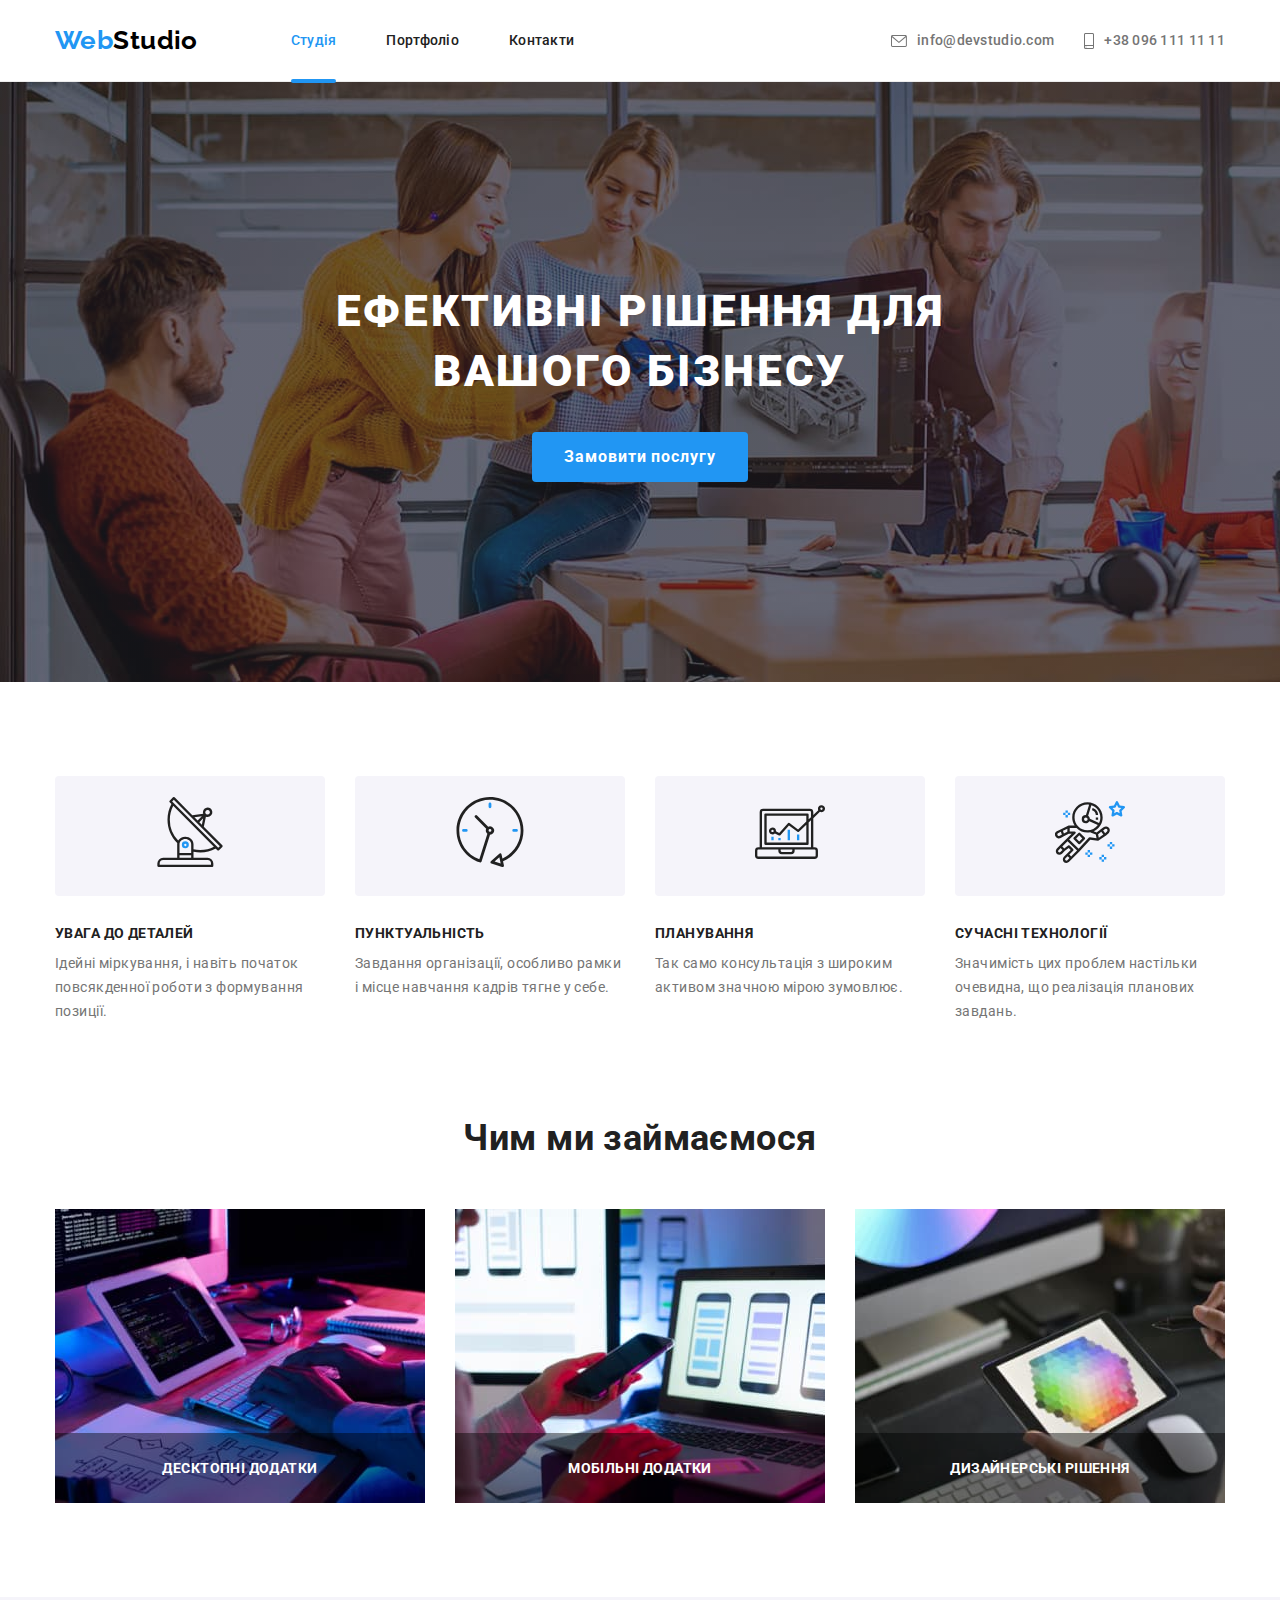
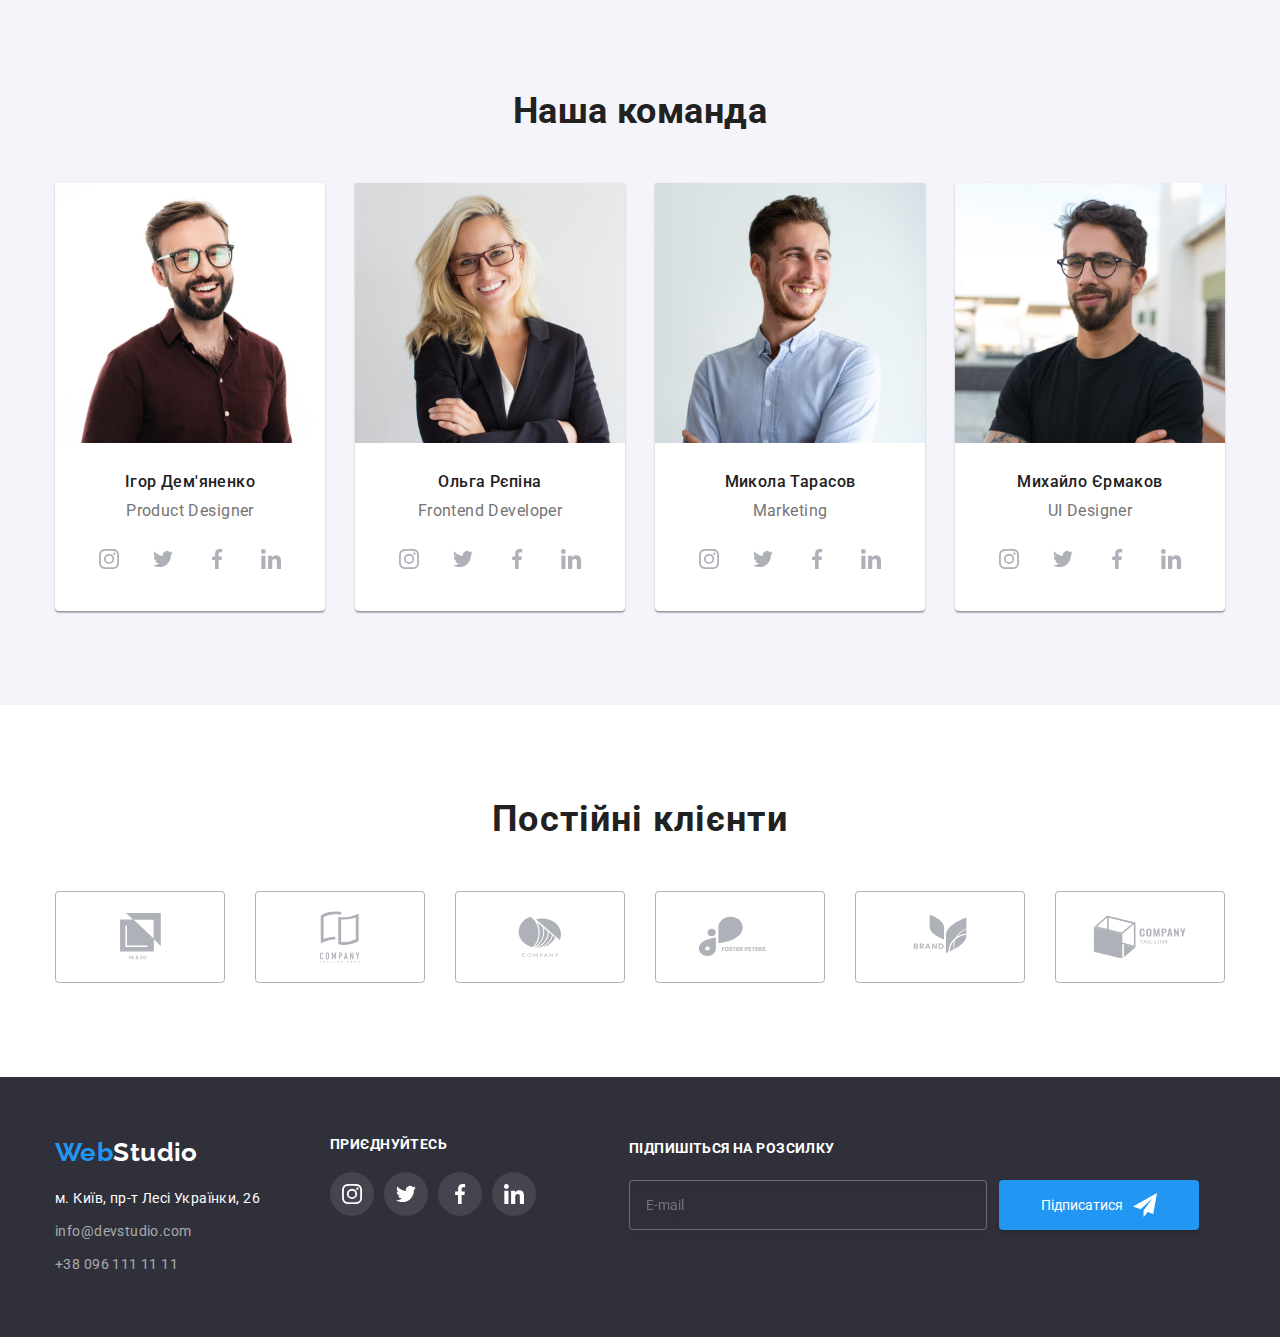
<file: index.html>
<!DOCTYPE html>
<html lang="uk">

<head>
  <meta charset="UTF-8" />
  <meta http-equiv="X-UA-Compatible" content="IE=edge" />
  <meta name="viewport" content="width=device-width, initial-scale=1.0" />
  <title>WebStudio-Головна</title>
  <link rel="preconnect" href="https://fonts.googleapis.com" />
  <link rel="preconnect" href="https://fonts.gstatic.com" crossorigin />
  <link href="https://fonts.googleapis.com/css2?family=Raleway:wght@700&family=Roboto:wght@400;500;700;900&display=swap"
    rel="stylesheet" />
  <link rel="stylesheet"
    href="https://cdnjs.cloudflare.com/ajax/libs/modern-normalize/1.1.0/modern-normalize.min.css" />
  <link rel="stylesheet" href="./css/main.min.css">
</head>

<body>
  <!-- Header -->
  <header class="page-header">
    <div class="container header">
      <nav class="navigation">
        <a href="index.html" class="navigation__logo-head">
          <span class="navigation__logo-first">Web</span>Studio</a>
        <ul class="navigation__list list">
          <li class="navigation__item">
            <a href="./index.html" class="navigation__link current">Студія</a>
          </li>
          <li class="navigation__item">
            <a href="./portfolio.html" class="navigation__link">Портфоліо</a>
          </li>
          <li class="navigation__item">
            <a href="./index.html" class="navigation__link">Контакти</a>
          </li>
        </ul>
      </nav>
      <ul class="contacts list">
        <li class="contacts__item">
          <a href="mailto:info@devstudio.com" class="contacts__link"> <svg class="contacts__icon" width="16px"
              height="12px">
              <use href="./images/icons.svg#icon-envelope-hover"></use>
            </svg><span>info@devstudio.com</span></a>
        </li>
        <li class="contacts__item">
          <a href="tell:+38096111111" class="contacts__link"><svg class="contacts__icon" width="10px" height="16px">
              <use href="./images/icons.svg#icon-smartphone"></use>
            </svg><span>+38 096 111 11 11</span></a>
        </li>
      </ul>
    </div>
  </header>

  <main>
    <!-- Section 1 Hero -->
    <section class="hero">
      <div class="hero__container container">
        <h1 class="hero__title">
          Ефективні рішення для<br />
          вашого бізнесу
        </h1>
        <button data-modal-open type="button" class="hero__button">Замовити послугу</button>
      </div>
    </section>

    <!-- Section 2 Privileges -->
    <section class="privileges">
      <div class="privileges__container container">
        <h2 class="privileges__title--main visually-hidden">Привілегії</h2>
        <ul class="privileges__list list">
          <li class="privileges__item">
            <div class="privileges__card">
              <div class="privileges__card-inner">
                <svg class="privileges__card-icon" width="70" height="70">
                  <use href="./images/icons.svg#icon-antenna-1"></use>
                </svg>
              </div>
            </div>
            <h3 class="privileges__title">увага до деталей</h3>
            <p class="privileges__description">
              Ідейні міркування, і навіть початок повсякденної роботи з
              формування позиції.
            </p>
          </li>
          <li class="privileges__item">
            <div class="privileges__card">
              <div class="privileges__card-inner">
                <svg class="privileges__card-icon" width="70" height="70">
                  <use href="./images/icons.svg#icon-clock-1"></use>
                </svg>
              </div>
            </div>
            <h3 class="privileges__title">пунктуальність</h3>
            <p class="privileges__description">
              Завдання організації, особливо рамки і місце навчання кадрів
              тягне у себе.
            </p>
          </li>
          <li class="privileges__item">
            <div class="privileges__card">
              <div class="privileges__card-inner">
                <svg class="privileges__card-icon" width="70" height="70">
                  <use href="./images/icons.svg#icon-diagram-1"></use>
                </svg>
              </div>
            </div>
            <h3 class="privileges__title">планування</h3>
            <p class="privileges__description">
              Так само консультація з широким активом значною мірою зумовлює.
            </p>
          </li>
          <li class="privileges__item">
            <div class="privileges__card">
              <div class="privileges__card-inner">
                <svg class="privileges__card-icon" width="70" height="70">
                  <use href="./images/icons.svg#icon-astronaut-1"></use>
                </svg>
              </div>
            </div>
            <h3 class="privileges__title">сучасні технології</h3>
            <p class="privileges__description">
              Значимість цих проблем настільки очевидна, що реалізація
              планових завдань.
            </p>
          </li>
        </ul>
      </div>
    </section>

    <!-- Section 3 Work -->
    <section class="work">
      <div class="work__container container">
        <h2 class="work__title title">Чим ми займаємося</h2>
        <ul class="work__list list">
          <li class="work__item">
            <div class="work__img-container">
              <img src="./images/img1.jpg" alt="Десктопні додатки" width="370" />
              <p class="work__content">десктопні додатки</p>
            </div>
          </li>
          <li class="work__item">
            <div class="work__img-container">
              <img src="./images/img2.jpg" alt="Мобільні додатки" width="370" />
              <p class="work__content">мобільні додатки</p>
            </div>
          </li>
          <li class="work__item">
            <div class="work__img-container">
              <img src="./images/img3.jpg" alt="Дизайнерські рішення" width="370" />
              <p class="work__content">дизайнерські рішення</p>
            </div>
          </li>
        </ul>
      </div>
    </section>

    <!-- Section 4 Team -->
    <section class="team">
      <div class="team__container container">
        <h2 class="team__title title">Наша команда</h2>
        <ul class="team__list list">
          <li class="team__item">
            <img src="./images/img.jpg" alt="перший член команди" width="270" height="260" />
            <h3 class="team__name">Ігор Дем'яненко</h3>
            <p lang="en" class="team__position">Product Designer</p>
            <ul class="team__soc-list list">
              <li class="team__soc-item"><a href="./index.html" class="team__soc-link"><svg class="team__icon"
                    width="20px" height="20px">
                    <use href="./images/icons.svg#icon-instagram-2"></use>
                  </svg></a></li>
              <li class="team__soc-item"><a href="./index.html" class="team__soc-link"><svg class="team__icon"
                    width="20px" height="20px">
                    <use href="./images/icons.svg#icon-twitter"></use>
                  </svg></a></li>
              <li class="team__soc-item"><a href="./index.html" class="team__soc-link"><svg class="team__icon"
                    width="20px" height="20px">
                    <use href="./images/icons.svg#icon-facebook-1"></use>
                  </svg></a></li>
              <li class="team__soc-item"><a href="./index.html" class="team__soc-link"><svg class="team__icon"
                    width="20px" height="20px">
                    <use href="./images/icons.svg#icon-linkedin-1"></use>
                  </svg></a></li>
            </ul>
          </li>
          <li class="team__item">
            <img src="./images/img_1.jpg" alt="другий член команди" width="270" height="260" />
            <h3 class="team__name">Ольга Рєпіна</h3>
            <p lang="en" class="team__position">Frontend Developer</p>
            <ul class="team__soc-list list">
              <li class="team__soc-item"><a href="./index.html" class="team__soc-link"><svg class="team__icon"
                    width="20px" height="20px">
                    <use href="./images/icons.svg#icon-instagram-2"></use>
                  </svg></a></li>
              <li class="team__soc-item"><a href="./index.html" class="team__soc-link"><svg class="team__icon"
                    width="20px" height="20px">
                    <use href="./images/icons.svg#icon-twitter"></use>
                  </svg></a></li>
              <li class="team__soc-item"><a href="./index.html" class="team__soc-link"><svg class="team__icon"
                    width="20px" height="20px">
                    <use href="./images/icons.svg#icon-facebook-1"></use>
                  </svg></a></li>
              <li class="team__soc-item"><a href="./index.html" class="team__soc-link"><svg class="team__icon"
                    width="20px" height="20px">
                    <use href="./images/icons.svg#icon-linkedin-1"></use>
                  </svg></a></li>
            </ul>
          </li>
          <li class="team__item">
            <img src="./images/img_2.jpg" alt=" третій член команди" width="270" height="260" />
            <h3 class="team__name">Микола Тарасов</h3>
            <p lang="en" class="team__position">Marketing</p>
            <ul class="team__soc-list list">
              <li class="team__soc-item"><a href="./index.html" class="team__soc-link"><svg class="team__icon"
                    width="20px" height="20px">
                    <use href="./images/icons.svg#icon-instagram-2"></use>
                  </svg></a></li>
              <li class="team__soc-item"><a href="./index.html" class="team__soc-link"><svg class="team__icon"
                    width="20px" height="20px">
                    <use href="./images/icons.svg#icon-twitter"></use>
                  </svg></a></li>
              <li class="team__soc-item"><a href="./index.html" class="team__soc-link"><svg class="team__icon"
                    width="20px" height="20px">
                    <use href="./images/icons.svg#icon-facebook-1"></use>
                  </svg></a></li>
              <li class="team__soc-item"><a href="./index.html" class="team__soc-link"><svg class="team__icon"
                    width="20px" height="20px">
                    <use href="./images/icons.svg#icon-linkedin-1"></use>
                  </svg></a></li>
            </ul>
          </li>
          <li class="team__item">
            <img src="./images/img_3.jpg" alt="четвертий член команди" width="270" height="260" />
            <h3 class="team__name">Михайло Єрмаков</h3>
            <p lang="en" class="team__position">UI Designer</p>
            <ul class="team__soc-list list">
              <li class="team__soc-item"><a href="./index.html" class="team__soc-link"><svg class="team__icon"
                    width="20px" height="20px">
                    <use href="./images/icons.svg#icon-instagram-2"></use>
                  </svg></a></li>
              <li class="team__soc-item"><a href="./index.html" class="team__soc-link"><svg class="team__icon"
                    width="20px" height="20px">
                    <use href="./images/icons.svg#icon-twitter"></use>
                  </svg></a></li>
              <li class="team__soc-item"><a href="./index.html" class="team__soc-link"><svg class="team__icon"
                    width="20px" height="20px">
                    <use href="./images/icons.svg#icon-facebook-1"></use>
                  </svg></a></li>
              <li class="team__soc-item"><a href="./index.html" class="team__soc-link"><svg class="team__icon"
                    width="20px" height="20px">
                    <use href="./images/icons.svg#icon-linkedin-1"></use>
                  </svg></a></li>
            </ul>
          </li>
        </ul>
      </div>
    </section>

    <!-- Section 5 Clients -->
    <section class="clients">
      <div class="clients__container container">
        <h2 class="clients__title">Постійні клієнти</h2>
        <ul class="clients__list list">
          <li class="clients__item"><a href="" class="clients__link"><svg class="clients__icon" width="41px"
                height="46.7px">
                <use href="./images/icons.svg#icon-group"></use>
              </svg></a></li>
          <li class="clients__item"><a href="" class="clients__link"><svg class="clients__icon" width="40px"
                height="52px">
                <use href="./images/icons.svg#icon-group-1"></use>
              </svg></a></li>
          <li class="clients__item"><a href="" class="clients__link"><svg class="clients__icon" width="43.46px"
                height="41.18px">
                <use href="./images/icons.svg#icon-group-2"></use>
              </svg></a></li>
          <li class="clients__item"><a href="" class="clients__link"><svg class="clients__icon" width="84.44px"
                height="40.62px">
                <use href="./images/icons.svg#icon-group-3"></use>
              </svg></a></li>
          <li class="clients__item"><a href="" class="clients__link"><svg class="clients__icon brand" width="62.54px"
                height="45.43px">
                <use href="./images/icons.svg#icon-group-4"></use>
              </svg></a></li>
          <li class="clients__item"><a href="" class="clients__link"><svg class="clients__icon" width="93.79px"
                height="43.93px">
                <use href="./images/icons.svg#icon-group-5"></use>
              </svg></a></li>
        </ul>
      </div>
    </section>
  </main>
  <!-- Footer -->
  <footer>
    <div class="footer-container container">
      <div class="footer">
        <a href="/" class="footer__logo"><span class="footer__logo-first">Web</span>Studio</a>
        <address class="address">
          <ul class="address__list list">
            <li class="address__item">
              <a href="https://goo.gl/maps/CPtrU1FHBa2aNyZL9" target="_blank" rel="noopener noreferrer nofollow"
                class="address__link">м.
                Київ, пр-т Лесі Українки, 26</a>
            </li>
            <li class="address__item">
              <a href="mailto:info@devstudio.com" class="address__contacts">info@devstudio.com</a>
            </li>
            <li class="address__item">
              <a href="tel+380961111111" class="address__contacts">+38 096 111 11 11</a>
            </li>
          </ul>
        </address>
      </div>
      <div class="footer-soc">
        <h2 class="footer-soc__title">приєднуйтесь</h2>
        <ul class="footer-soc__list list">
          <li class="footer-soc__item"><a href="./index.html" class="footer-soc__link"><svg class="footer-soc__icon"
                width="20px" height="20px">
                <use href="./images/icons.svg#icon-instagram-2"></use>
              </svg></a></li>
          <li class="footer-soc__item"><a href="./index.html" class="footer-soc__link"><svg class="footer-soc__icon"
                width="20px" height="20px">
                <use href="./images/icons.svg#icon-twitter"></use>
              </svg></a></li>
          <li class="footer-soc__item"><a href="./index.html" class="footer-soc__link"><svg class="footer-soc__icon"
                width="20px" height="20px">
                <use href="./images/icons.svg#icon-facebook-1"></use>
              </svg></a></li>
          <li class="footer-soc__item"><a href="./index.html" class="footer-soc__link"><svg class="footer-soc__icon"
                width="20px" height="20px">
                <use href="./images/icons.svg#icon-linkedin-1"></use>
              </svg></a></li>
        </ul>
      </div>
      <form class="subscribe">
        <p class="subscribe__text">підпишіться на розсилку</p>
        <div class="subscribe__wrap">
          <label class="subscribe__label" for="email"><input class="subscribe__input" type="email" id="email"
              name="email" placeholder="E-mail"></label>
          <button class="subscribe__button" type="submit">
            <span>Підписатися</span><svg class="subscribe__icon" width="24px" height="24px">
              <use href="./images/icons.svg#icon-send"></use>
            </svg></button>
        </div>
      </form>
    </div>
  </footer>
  <!-- Modal -->
  <div class="backdrop is-hidden" data-modal>
    <div class="modal">
      <button data-modal-close type="button" class="modal__btn">
        <svg class="modal__btn-icon" width="11" height="11">
          <use href="./images/close.svg#icon-Vector"></use>
        </svg>
      </button>
      <form class="form">
        <p class="form__title">Залиште свої дані, ми вам передзвонимо</p>
        <label class="form__label">
          <span class="form__text">Імʼя</span>
          <span class="form__wrap"><input class="form__input" type="text" name="user-name" required minlength="2"><svg
              class="form__icon" width="18" height="18">
              <use href="./images/icons.svg#icon-person"></use>
            </svg>
          </span>
        </label>
        <label class="form__label">
          <span class="form__text">Телефон</span>
          <span class="form__wrap"><input type="tel" class="form__input" id="user-tel" required>
            <svg class="form__icon" width="18" height="18">
              <use href="./images/icons.svg#icon-phone"></use>
            </svg>
          </span>
        </label>
        <label class="form__label">
          <span class="form__text">Пошта</span>
          <span class="form__wrap"><input type="email" class="form__input" name="user-email">
            <svg class="form__icon" width="18" height="18">
              <use href="./images/icons.svg#icon-email"></use>
            </svg>
          </span>
        </label>
        <div class="coment">
          <label class="coment__label" for="user-coment"><span class="coment__text">Коментар</span></label>
          <textarea class="coment__input" name="user-coment" id="user-coment" placeholder="Введіть текст"></textarea>
        </div>
        <div class="privacy">
          <input class="privacy__input visually-hidden" type="checkbox" name="privacy" id="privacy">
          <label class="privacy__label" for="privacy">
            <span><svg class="privacy__icon" width="11px" height="8px">
                <use href="./images/icons.svg#icon-Vector-1"></use>
              </svg></span>Погоджуюся з розсилкою та приймаю &nbsp;<a href="#" class="privacy__link">Умови договору</a>
          </label>
        </div>
        <button class="form-button" type="submit">Відправити</button>
      </form>
    </div>
  </div>
  <!-- JS -->
  <script src="./js/modal.js"></script>
</body>

</html>
</file>
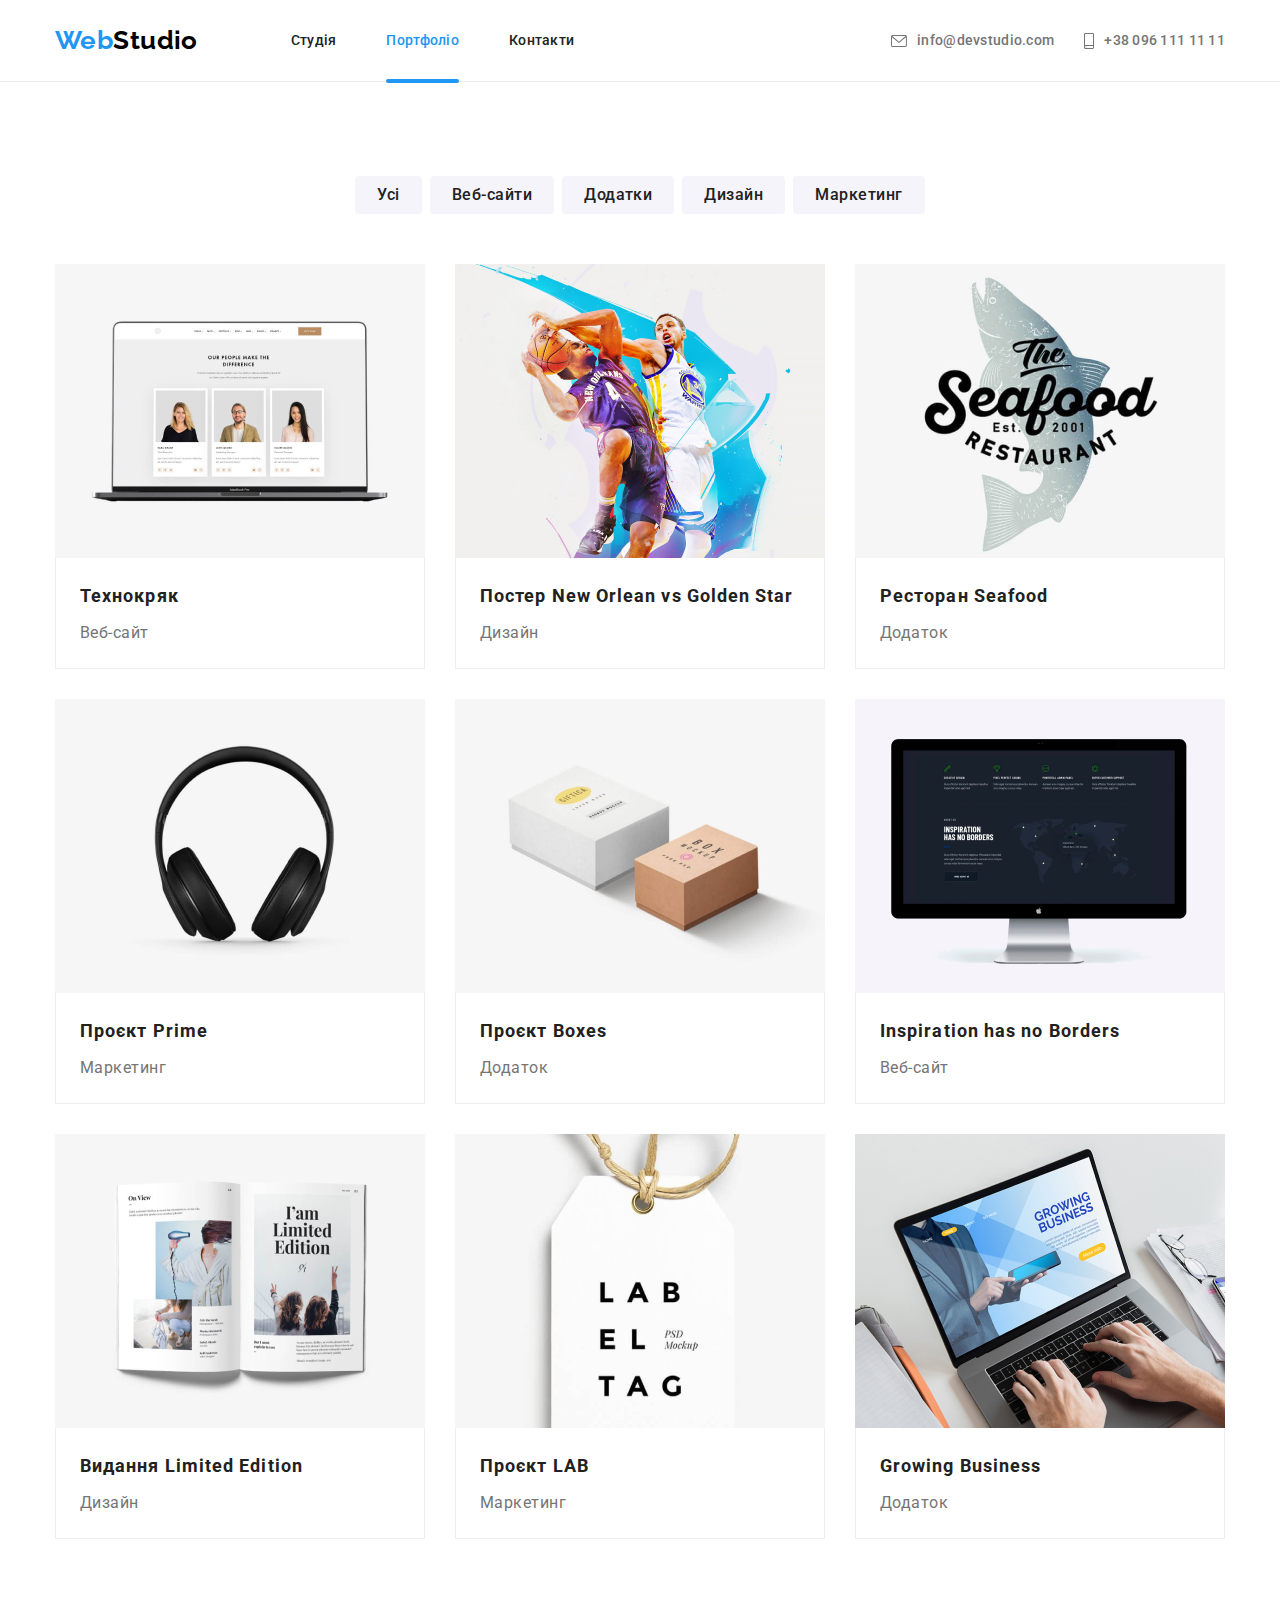
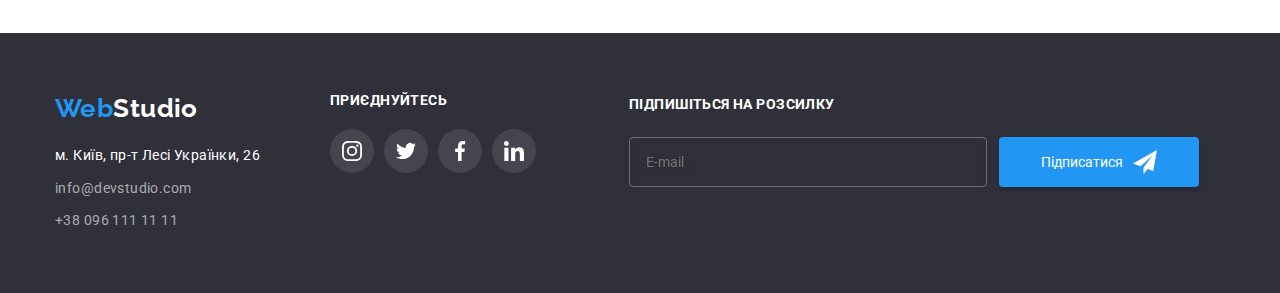
<file: portfolio.html>
<!DOCTYPE html>
<html lang="uk">

<head>
  <meta charset="UTF-8" />
  <meta http-equiv="X-UA-Compatible" content="IE=edge" />
  <meta name="viewport" content="width=device-width, initial-scale=1.0" />
  <title>Портфоліо</title>
  <link rel="preconnect" href="https://fonts.googleapis.com" />
  <link rel="preconnect" href="https://fonts.gstatic.com" crossorigin />
  <link href="https://fonts.googleapis.com/css2?family=Raleway:wght@700&family=Roboto:wght@400;500;700;900&display=swap"
    rel="stylesheet" />
  <link rel="stylesheet"
    href="https://cdnjs.cloudflare.com/ajax/libs/modern-normalize/1.1.0/modern-normalize.min.css" />
  <link rel="stylesheet" href="./css/main.min.css">
</head>

<body>
  <header class="page-header">
    <div class="container header">
      <nav class="navigation">
        <a href="index.html" class="navigation__logo-head">
          <span class="navigation__logo-first">Web</span>Studio</a>
        <ul class="navigation__list list">
          <li class="navigation__item">
            <a href="./index.html" class="navigation__link">Студія</a>
          </li>
          <li class="navigation__item">
            <a href="./portfolio.html" class="navigation__link current">Портфоліо</a>
          </li>
          <li class="navigation__item">
            <a href="./index.html" class="navigation__link">Контакти</a>
          </li>
        </ul>
      </nav>
      <ul class="contacts list">
        <li class="contacts__item">
          <a href="mailto:info@devstudio.com" class="contacts__link"> <svg class="contacts__icon" width="16px"
              height="12px">
              <use href="./images/icons.svg#icon-envelope-hover"></use>
            </svg><span>info@devstudio.com</span></a>
        </li>
        <li class="contacts__item">
          <a href="tell:+38096111111" class="contacts__link"><svg class="contacts__icon" width="10px" height="16px">
              <use href="./images/icons.svg#icon-smartphone"></use>
            </svg><span>+38 096 111 11 11</span></a>
        </li>
      </ul>
    </div>
  </header>

  <main>
    <div class="container">
      <section class="our-works">
        <h1 class="our-works__title visually-hidden">Наші роботи</h1>
        <ul class="our-works__list list">
          <li class="our-works__item">
            <button type="button" class="our-works__button">Усі</button>
          </li>
          <li class="our-works__item">
            <button type="button" class="our-works__button">Веб-сайти</button>
          </li>
          <li class="our-works__item">
            <button type="button" class="our-works__button">Додатки</button>
          </li>
          <li class="our-works__item">
            <button type="button" class="our-works__button">Дизайн</button>
          </li>
          <li class="our-works__item">
            <button type="button" class="our-works__button">Маркетинг</button>
          </li>
        </ul>
        <ul class="project list">
          <li class="project__item">
            <a href="./portfolio.html" class="project__link">
              <div class="project__container">
                <img src="./images/img-1.jpg" alt="ноутбук" width="370" />
                <p class="project__content">Ресурс пропонує комплексні пропозиції з різним рівнем функціоналу та
                  сервісів. Все це дозволить відвідувачу отримати
                  вичерпні відомості про компанію чи приватну особу.</p>
              </div>
              <div class="project__border">
                <h2 class="project__title">Технокряк</h2>
                <p class="project__text">Веб-сайт</p>
              </div>
            </a>
          </li>
          <li class="project__item">
            <a href="./portfolio.html" class="project__link">
              <div class="project__container"><img src="./images/img-2.jpg" alt="баскетболісти" width="370" />
                <p class="project__content">Ресурс пропонує комплексні пропозиції з різним рівнем функціоналу та
                  сервісів. Все це дозволить відвідувачу отримати
                  вичерпні відомості про компанію чи приватну особу.</p>
              </div>
              <div class="project__border">
                <h2 class="project__title">
                  Постер <span lang="en">New Orlean vs Golden Star</span>
                </h2>
                <p class="project__text">Дизайн</p>
              </div>
            </a>
          </li>
          <li class="project__item">
            <a href="./portfolio.html" class="project__link">
              <div class="project__container"><img src="./images/img-3.jpg" alt="логотип ресторану" width="370" />
                <p class="project__content">Ресурс пропонує комплексні пропозиції з різним рівнем функціоналу та
                  сервісів. Все це дозволить відвідувачу отримати
                  вичерпні відомості про компанію чи приватну особу.</p>
              </div>
              <div class="project__border">
                <h2 class="project__title">
                  Ресторан <span lang="en">Seafood</span>
                </h2>
                <p class="project__text">Додаток</p>
              </div>
            </a>
          </li>
          <li class="project__item">
            <a href="./portfolio.html" class="project__link">
              <div class="project__container"><img src="./images/img-4.jpg" alt="навушнкики" width="370" />
                <p class="project__content">Ресурс пропонує комплексні пропозиції з різним рівнем функціоналу та
                  сервісів. Все це дозволить відвідувачу отримати
                  вичерпні відомості про компанію чи приватну особу.</p>
              </div>
              <div class="project__border">
                <h2 class="project__title">
                  Проєкт <span lang="en">Prime</span>
                </h2>
                <p class="project__text">Маркетинг</p>
              </div>
            </a>
          </li>
          <li class="project__item">
            <a href="./portfolio.html" class="project__link">
              <div class="project__container"><img src="./images/img-5.jpg" alt="коробки" width="370" />
                <p class="project__content">Ресурс пропонує комплексні пропозиції з різним рівнем функціоналу та
                  сервісів. Все це дозволить відвідувачу отримати
                  вичерпні відомості про компанію чи приватну особу.</p>
              </div>
              <div class="project__border">
                <h2 class="project__title">
                  Проєкт <span lang="en">Boxes</span>
                </h2>
                <p class="project__text">Додаток</p>
              </div>
            </a>
          </li>
          <li class="project__item">
            <a href="./portfolio.html" class="project__link">
              <div class="project__container"><img src="./images/img-6.jpg" alt="компʼютер" width="370" />
                <p class="project__content">Ресурс пропонує комплексні пропозиції з різним рівнем функціоналу та
                  сервісів. Все це дозволить відвідувачу отримати
                  вичерпні відомості про компанію чи приватну особу.</p>
              </div>
              <div class="project__border">
                <h2 class="project__title" lang="en">
                  Inspiration has no Borders
                </h2>
                <p class="project__text">Веб-сайт</p>
              </div>
            </a>
          </li>
          <li class="project__item">
            <a href="./portfolio.html" class="project__link">
              <div class="project__container"><img src="./images/img-7.jpg" alt="книжка" width="370" />
                <p class="project__content">Ресурс пропонує комплексні пропозиції з різним рівнем функціоналу та
                  сервісів. Все це дозволить відвідувачу отримати
                  вичерпні відомості про компанію чи приватну особу.</p>
              </div>
              <div class="project__border">
                <h2 class="project__title">
                  Видання <span lang="en">Limited Edition</span>
                </h2>
                <p class="project__text">Дизайн</p>
              </div>
            </a>
          </li>
          <li class="project__item">
            <a href="./portfolio.html" class="project__link">
              <div class="project__container"><img src="./images/img-8.jpg" alt="бірка" width="370" />
                <p class="project__content">Ресурс пропонує комплексні пропозиції з різним рівнем функціоналу та
                  сервісів. Все це дозволить відвідувачу отримати
                  вичерпні відомості про компанію чи приватну особу.</p>
              </div>
              <div class="project__border">
                <h2 class="project__title">
                  Проєкт <span lang="en">LAB</span>
                </h2>
                <p class="project__text">Маркетинг</p>
              </div>
            </a>
          </li>
          <li class="project__item">
            <a href="./portfolio.html" class="project__link">
              <div class="project__container"><img src="./images/img-9.jpg" alt="робота за ноутбуком" width="370" />
                <p class="project__content">Ресурс пропонує комплексні пропозиції з різним рівнем функціоналу та
                  сервісів. Все це дозволить відвідувачу отримати
                  вичерпні відомості про компанію чи приватну особу.</p>
              </div>
              <div class="project__border">
                <h2 class="project__title" lang="en">Growing Business</h2>
                <p class="project__text">Додаток</p>
              </div>
            </a>
          </li>
        </ul>
      </section>
    </div>
  </main>

  <footer>
    <div class="footer-container container">
      <div class="footer">
        <a href="/" class="footer__logo"><span class="footer__logo-first">Web</span>Studio</a>
        <address class="address">
          <ul class="address__list list">
            <li class="address__item">
              <a href="https://goo.gl/maps/CPtrU1FHBa2aNyZL9" target="_blank" rel="noopener noreferrer nofollow"
                class="address__link">м.
                Київ, пр-т Лесі Українки, 26</a>
            </li>
            <li class="address__item">
              <a href="mailto:info@devstudio.com" class="address__contacts">info@devstudio.com</a>
            </li>
            <li class="address__item">
              <a href="tel+380961111111" class="address__contacts">+38 096 111 11 11</a>
            </li>
          </ul>
        </address>
      </div>
      <div class="footer-soc">
        <h2 class="footer-soc__title">приєднуйтесь</h2>
        <ul class="footer-soc__list list">
          <li class="footer-soc__item"><a href="./index.html" class="footer-soc__link"><svg class="footer-soc__icon"
                width="20px" height="20px">
                <use href="./images/icons.svg#icon-instagram-2"></use>
              </svg></a></li>
          <li class="footer-soc__item"><a href="./index.html" class="footer-soc__link"><svg class="footer-soc__icon"
                width="20px" height="20px">
                <use href="./images/icons.svg#icon-twitter"></use>
              </svg></a></li>
          <li class="footer-soc__item"><a href="./index.html" class="footer-soc__link"><svg class="footer-soc__icon"
                width="20px" height="20px">
                <use href="./images/icons.svg#icon-facebook-1"></use>
              </svg></a></li>
          <li class="footer-soc__item"><a href="./index.html" class="footer-soc__link"><svg class="footer-soc__icon"
                width="20px" height="20px">
                <use href="./images/icons.svg#icon-linkedin-1"></use>
              </svg></a></li>
        </ul>
      </div>
      <form class="subscribe">
        <p class="subscribe__text">підпишіться на розсилку</p>
        <div class="subscribe__wrap">
          <label class="subscribe__label" for="email"><input class="subscribe__input" type="email" id="email"
              name="email" placeholder="E-mail"></label>
          <button class="subscribe__button" type="submit">
            <span>Підписатися</span><svg class="subscribe__icon" width="24px" height="24px">
              <use href="./images/icons.svg#icon-send"></use>
            </svg></button>
        </div>
      </form>
    </div>
  </footer>
</body>

</html>
</file>
<file: css/main.min.css>
:root{--primary-text-color: #757575;--secondary-text-color: #212121;--accent-color: #2196f3;--white-color: #ffffff}p,h1,h2,h3,h4,h5,h6{margin:0}ul,ol{margin:0;padding-left:0}button{cursor:pointer}address{font-style:normal}img{display:block}body{max-width:1600px;background:var(--white-color);color:var(--primary-text-color);font-family:Roboto,sans-serif;letter-spacing:.03em;font-weight:400;font-size:14px;line-height:1.7}.list{display:flex;list-style:none;margin-top:0;margin-bottom:0}a{text-decoration:none}.visually-hidden{position:absolute;white-space:nowrap;width:1px;height:1px;overflow:hidden;border:0;padding:0;clip:rect(0 0 0 0);-webkit-clip-path:inset(50%);clip-path:inset(50%);margin:-1px}.title{margin-bottom:50px;color:var(--secondary-text-color);font-size:36px;line-height:1.16;text-align:center}.container{margin-left:auto;margin-right:auto;padding:0 15px;width:1200px}.page-header{border-bottom:1px solid #ececec}.header{display:flex;align-items:center}.navigation{display:flex;align-items:center}.navigation__logo-first{color:var(--accent-color)}.navigation__logo-head{display:flex;margin-right:93px;padding-top:25px;padding-bottom:25px;color:#000;font-family:Raleway;font-weight:700;font-size:26px;line-height:1.2}.navigation__item:not(:last-child){margin-right:50px}.navigation__link{display:block;position:relative;color:var(--secondary-text-color);font-weight:500;line-height:1.14;letter-spacing:.02em;padding-top:32px;padding-bottom:32px;transition-property:color;transition-duration:250ms;transition-timing-function:cubic-bezier(0.4, 0, 0.2, 1)}.navigation__link.current{color:var(--accent-color)}.navigation__link.current::after{content:"";position:absolute;bottom:-2px;left:0px;width:100%;height:4px;background:#2196f3;border-radius:2px}.navigation__link:hover,.navigation__link:focus{color:var(--accent-color)}.contacts{margin-left:auto}.contacts__item+.contacts__item{margin-left:30px}.contacts__icon{margin-right:10px;fill:var(--primary-text-color)}.contacts__link:hover .contacts__icon{fill:var(--accent-color)}.contacts__link:focus .contacts__icon{fill:var(--accent-color)}.contacts__link{display:flex;align-items:center;padding-top:32px;padding-bottom:32px;color:var(--primary-text-color);font-weight:500;line-height:1.14;letter-spacing:.02em;transition-property:color;transition-duration:250ms;transition-timing-function:cubic-bezier(0.4, 0, 0.2, 1)}.contacts__link:hover,.contacts__link:focus{color:var(--accent-color)}.hero{display:flex;align-items:center;height:600px;max-width:1600px;background-color:rgba(47,48,58,.4);background-image:linear-gradient(0deg, rgba(47, 48, 58, 0.4), rgba(47, 48, 58, 0.4)),url(../images/hero.jpg);background-repeat:no-repeat;text-align:center}.hero__title{margin-bottom:30px;color:var(--white-color);font-weight:900;font-size:44px;line-height:1.36;letter-spacing:.06em;text-transform:uppercase}.hero__button{padding:10px 32px;border:var(--accent-color);border-radius:4px;background-color:var(--accent-color);color:var(--white-color);font-weight:700;font-size:16px;line-height:1.9;align-items:center;text-align:center;letter-spacing:.06em}.privileges__title{margin-bottom:10px;color:var(--secondary-text-color);font-size:14px;line-height:1.14;text-transform:uppercase}.privileges__item{margin-right:30px;max-width:270px}.privileges__item:last-child{margin-right:0}.privileges__container{padding-top:94px;padding-bottom:94px}.privileges__card{display:flex;justify-content:center;align-items:center;margin-bottom:30px;background-color:#f5f4fa;border-radius:4px;width:270px;height:120px}.privileges__title--main{margin-bottom:50px;color:var(--secondary-text-color);font-size:36px;line-height:1.16;text-align:center}.work__item:not(:last-child){margin-right:30px}.work__container{padding-bottom:94px}.work__img-container{position:relative;cursor:pointer;overflow:hidden}.work__content{display:flex;justify-content:center;align-items:center;text-align:center;position:absolute;bottom:0;height:70px;width:100%;font-weight:700;font-size:14px;line-height:16px;letter-spacing:.03em;text-transform:uppercase;color:var(--white-color);background:rgba(0,0,0,.432)}.team{background-color:#f5f4fa}.team__container{padding-top:94px;padding-bottom:94px}.team__item{padding-bottom:30px;background-color:#fff;box-shadow:0px 1px 3px rgba(0,0,0,.12),0px 1px 1px rgba(0,0,0,.14),0px 2px 1px rgba(0,0,0,.2);border-radius:0px 0px 4px 4px}.team__item:not(:last-child){margin-right:30px}.team__name{margin-top:30px;margin-bottom:10px;color:var(--secondary-text-color);font-weight:500;font-size:16px;line-height:1.18;text-align:center}.team__position{font-size:16px;line-height:1.18;text-align:center}.team__soc-item{width:44px;height:44px}.team__soc-list{display:flex;justify-content:center;margin-top:16px;gap:10px}.team__soc-link{display:flex;justify-content:center;align-items:center;border-radius:50%;width:100%;height:100%;transition-property:background-color;transition-duration:250ms;transition-timing-function:cubic-bezier(0.4, 0, 0.2, 1)}.team__soc-link:hover,.team__soc-link:focus{background-color:var(--accent-color)}.team__icon{fill:#afb1b8;transition-property:fill;transition-duration:250ms;transition-timing-function:cubic-bezier(0.4, 0, 0.2, 1)}.team__soc-link:hover .team__icon,.team__soc-link:focus .team__icon{fill:var(--white-color)}.clients__container{padding-top:94px;padding-bottom:94px}.clients__title{margin-bottom:50px;font-size:36px;line-height:1.16;text-align:center;letter-spacing:.03em;color:#212121}.clients__list{gap:30px}.clients__item{width:170px;height:92px}.clients__link{display:flex;justify-content:center;align-items:center;width:100%;height:100%;border:1px solid #afb1b8;border-radius:4px;transition-property:border-color;transition-duration:250ms;transition-timing-function:cubic-bezier(0.4, 0, 0.2, 1)}.clients__link:hover,.clients__link:focus{border-color:var(--accent-color)}.clients__icon{fill:#afb1b8;transition-property:fill;transition-duration:250ms;transition-timing-function:cubic-bezier(0.4, 0, 0.2, 1)}.clients__link:hover .clients__icon,.clients__link:focus .clients__icon{fill:var(--accent-color)}footer{background-color:#2f303a}.footer-container{display:flex;padding-top:60px;padding-bottom:60px}.footer__logo{display:block;margin-bottom:20px;color:var(--white-color);font-family:Raleway;font-weight:700;font-size:26px;line-height:1.19}.footer__logo-first{color:var(--accent-color)}.address{color:var(--white-color)}.address__link{color:var(--white-color)}.address__list{display:block}.address__item:not(:last-child){margin-bottom:9px}.address a{transition-property:color;transition-duration:250ms;transition-timing-function:cubic-bezier(0.4, 0, 0.2, 1)}.address a:hover,.address a:focus{color:var(--accent-color)}.address__contacts{color:rgba(255,255,255,.6);transition-property:color;transition-duration:250ms;transition-timing-function:cubic-bezier(0.4, 0, 0.2, 1)}.address__contacts:hover,.address__contacts:focus{color:var(--accent-color)}.footer-soc{margin-left:70px}.footer-soc__title{margin-bottom:20px;font-size:14px;line-height:1.14;letter-spacing:.03em;text-transform:uppercase;color:#fff}.footer-soc__list{display:flex;justify-content:flex-start;gap:10px}.footer-soc__item{width:44px;height:44px}.footer-soc__icon{fill:var(--white-color)}.footer-soc__link{display:flex;justify-content:center;align-items:center;width:100%;height:100%;background:rgba(255,255,255,.1);border-radius:50%;transition-property:background-color;transition-duration:250ms;transition-timing-function:cubic-bezier(0.4, 0, 0.2, 1)}.footer-soc__link:hover,.footer-soc__link:focus{background-color:var(--accent-color)}.subscribe{margin-left:93px}.subscribe__text{margin-bottom:20px;font-weight:700;font-size:14px;line-height:1,14;letter-spacing:.03em;text-transform:uppercase;color:#fff}.subscribe__wrap{display:flex;gap:12px}.subscribe__input{width:358px;height:50px;padding:15px 16px;background-color:rgba(0,0,0,0);color:var(--white-color);border:1px solid rgba(255,255,255,.3);filter:drop-shadow(0px 4px 4px rgba(0, 0, 0, 0.15));border-radius:4px}.subscribe__button{display:flex;justify-content:center;align-items:center;gap:10px;padding:10px 0;width:200px;background-color:var(--accent-color);color:var(--white-color);box-shadow:0px 4px 4px rgba(0,0,0,.15);border-radius:4px;border:rgba(0,0,0,0)}.subscribe__icon{fill:var(--white-color)}.our-works{padding-top:94px;padding-bottom:94px}.our-works__list{justify-content:center;margin-bottom:50px}.our-works__item:not(:last-child){margin-right:8px}.our-works__button{border:rgba(0,0,0,0);border-radius:4px;padding:6px 22px;background-color:#f5f4fa;color:var(--secondary-text-color);font-family:inherit;font-weight:500;font-size:16px;line-height:1.62;text-align:center;letter-spacing:.03em;cursor:pointer;transition-property:background-color,color,box-shadow;transition-duration:250ms;transition-timing-function:cubic-bezier(0.4, 0, 0.2, 1)}.our-works__button:hover,.our-works__button:focus{background-color:var(--accent-color);color:var(--white-color);box-shadow:0px 3px 1px rgba(0,0,0,.1),0px 1px 2px rgba(0,0,0,.08),0px 2px 2px rgba(0,0,0,.12)}.project{flex-wrap:wrap;gap:30px}.project__item{width:370px}.project__border{padding:20px 24px;background-color:#fff;border:1px solid #eee;border-top:0}.project__title{margin-bottom:4px;font-weight:700;font-size:18px;line-height:2;letter-spacing:.06em;color:var(--secondary-text-color)}.project__text{font-size:16px;line-height:1.87;letter-spacing:.03em;color:var(--primary-text-color)}.project__link{display:block;width:100%;height:100%;transition-property:box-shadow;transition-duration:250ms;transition-timing-function:cubic-bezier(0.4, 0, 0.2, 1)}.project__link:hover,.project__link:focus{box-shadow:0px 1px 1px rgba(0,0,0,.12),0px 4px 4px rgba(0,0,0,.06),1px 4px 6px rgba(0,0,0,.16)}.project__container{position:relative;cursor:pointer;overflow:hidden}.project__container::before{content:"";position:absolute;right:0;transition-duration:250ms;transition-property:opacity;transition-timing-function:cubic-bezier(0.4, 0, 0.2, 1);border:20px solid rgba(0,0,0,0);border-top:20px solid var(--accent);border-right:20px solid var(--accent);border-top-right-radius:10px;opacity:0;z-index:1}.project__content{display:flex;justify-content:center;align-items:center;position:absolute;padding:63px 24px;left:0;bottom:0;transition-duration:250ms;transition-property:transform;transition-timing-function:cubic-bezier(0.4, 0, 0.2, 1);transform:translateY(170%);height:100%;width:100%;font-weight:400;font-size:18px;line-height:2;letter-spacing:.03em;color:#fff;background:rgba(33,150,243,.9)}.project__link:hover .project__content{transform:translateY(0)}.project__link:focus .project__content{transform:translateY(0)}.backdrop{position:fixed;top:0;left:0;width:100%;height:100%;background-color:rgba(33,33,33,.5);transition:opacity 200ms linear,visibility 200ms linear}.backdrop.is-hidden{visibility:hidden;opacity:0;pointer-events:none}.backdrop.is-hidden .modal{transform:translate(-50%, -50%) scaleY(0)}.modal{position:absolute;top:50%;left:50%;transform:translate(-50%, -50%);width:528px;height:581px;padding:40px;background-color:var(--white-color);transform:translate(-50%, -50%) scaleY(1);transition:transform 200ms linear}.modal__btn{display:flex;justify-content:center;align-items:center;width:30px;height:30px;position:absolute;top:8px;right:8px;border-radius:50%;background:#fff;border:1px solid rgba(0,0,0,.1)}.modal__btn:hover .modal__btn-icon,.modal__btn:focus .modal__btn-icon{fill:var(--accent-color)}.form{position:relative}.form__title{margin-bottom:12px;font-weight:700;font-size:20px;line-height:1.15;text-align:center;letter-spacing:.03em;color:var(--secondary-text-color)}.form__label{display:block}.form__text{font-size:12px;line-height:1.16;letter-spacing:.01em}.form__wrap{display:block;position:relative}.form__input{width:100%;height:40px;padding-left:42px;border:1px solid rgba(33,33,33,.2);border-radius:4px;outline:rgba(0,0,0,0)}.form__input:focus{border-color:var(--accent-color)}.form__icon{display:block;fill:var(--secondary-text-color);position:absolute;left:12px;top:50%;transform:translateY(-50%)}.form__input:focus+.form__icon{fill:var(--accent-color)}.coment{margin-bottom:20px}.coment__label{display:block;position:relative}.coment__text{font-size:12px;line-height:1.16;letter-spacing:.01em}.coment__input{width:100%;height:120px;border:1px solid #999;border-radius:3px;padding:12px 16px;resize:none;outline:rgba(0,0,0,0)}.coment__input:focus{border-color:var(--accent-color)}.coment__input::-moz-placeholder{font-size:12px;line-height:1.16;letter-spacing:.01em;color:rgba(117,117,117,.5)}.coment__input:-ms-input-placeholder{font-size:12px;line-height:1.16;letter-spacing:.01em;color:rgba(117,117,117,.5)}.coment__input::placeholder{font-size:12px;line-height:1.16;letter-spacing:.01em;color:rgba(117,117,117,.5)}.privacy{display:block;margin-bottom:30px}.privacy__link{color:var(--accent-color);text-decoration:underline;-webkit-text-decoration-skip-ink:none;text-decoration-skip-ink:none}.privacy__label{display:flex;align-items:center;position:relative}.privacy__label span{display:flex;justify-content:center;align-items:center;fill:rgba(0,0,0,0);width:16px;height:15px;border:2px solid var(--secondary-text-color);border-radius:3px;margin-right:8px}.privacy__input:checked+.privacy__label span{background-color:var(--accent-color);border:none;fill:#fff}.privacy__input:focus+.privacy__label span{border-color:var(--accent-color)}.form-button{width:200px;height:50px;border:rgba(0,0,0,0);box-shadow:0px 4px 4px rgba(0,0,0,.15);border-radius:4px;background-color:var(--accent-color);color:var(--white-color);font-weight:700;font-size:16px;line-height:1.87;letter-spacing:.06em;display:block;text-align:center;position:absolute;left:50%;bottom:-75px;transform:translateX(-50%)}.form-button:hover{background:#188ce8}/*# sourceMappingURL=main.min.css.map */
</file>
